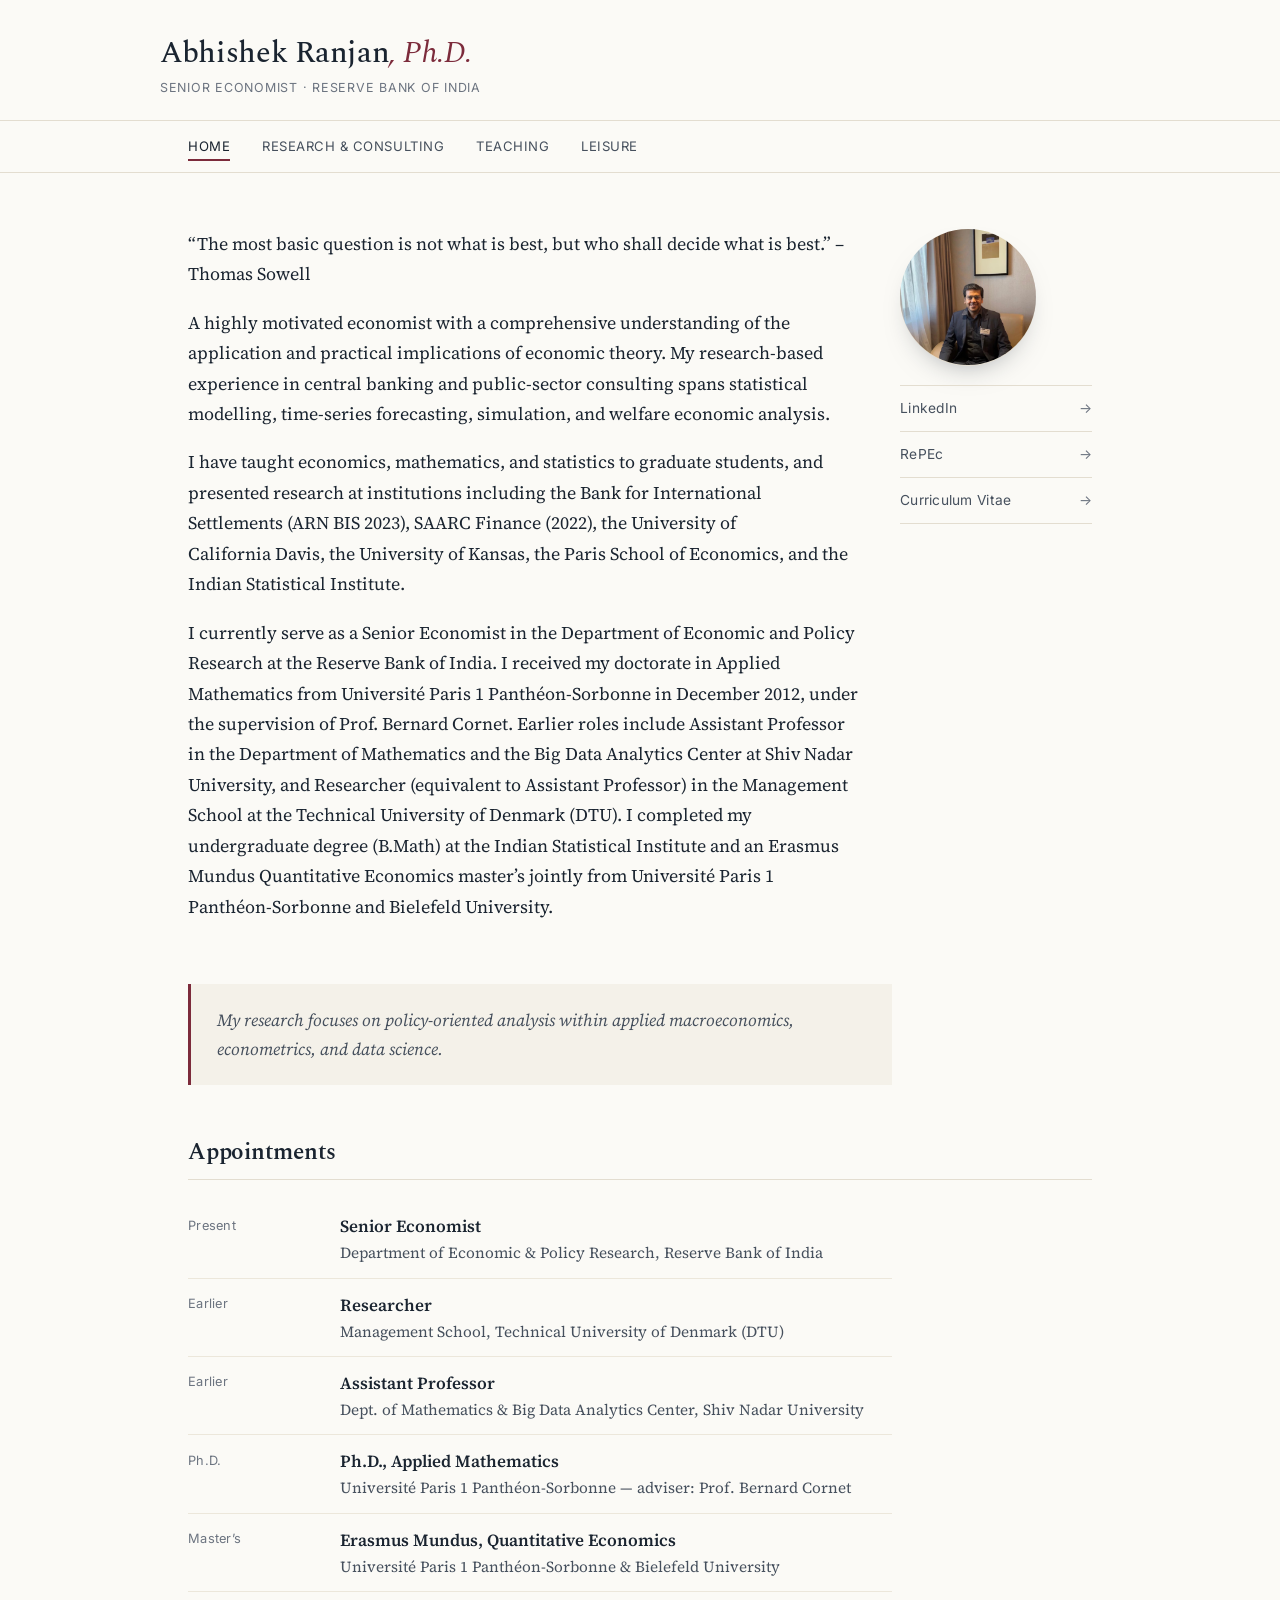
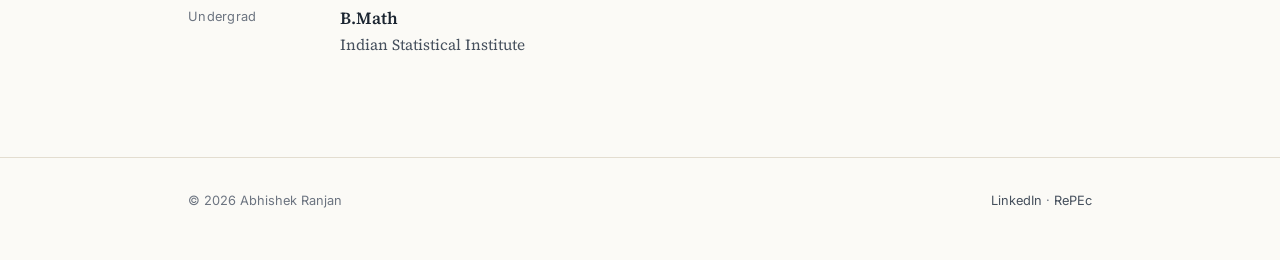
<file: index.html>
<!DOCTYPE html>
<html lang="en">
<head style="text-align: center;">
    <meta charset="UTF-8">
    <meta name="viewport" content="width=device-width, initial-scale=1.0">
    <title>Abhishek Ranjan, Ph.D.</title> 
    <meta name="description" content="Abhishek Ranjan, Ph.D. — Senior Economist, Department of Economic and Policy Research, Reserve Bank of India. Applied macroeconomics, econometrics, and data science.">
    <link rel="preconnect" href="https://fonts.googleapis.com">
    <link rel="preconnect" href="https://fonts.gstatic.com" crossorigin>
    <link href="https://fonts.googleapis.com/css2?family=Spectral:ital,wght@0,300;0,500;0,600;1,400&family=Source+Serif+4:ital,opsz,wght@0,8..60,400;0,8..60,600;1,8..60,400&family=Inter:wght@400;500;600&display=swap" rel="stylesheet">
    <link rel="stylesheet" href="style.css">
</head>
<body>

  <header class="masthead">
    <div class="wrap masthead__inner">
      <a class="brand" href="index.html">
        <h1 class="brand__name">Abhishek Ranjan<span class="deg">, Ph.D.</span></h1>
        <div class="brand__role">Senior Economist &middot; Reserve Bank of India</div>
      </a>
    </div>
  </header>

  <nav class="nav" aria-label="Primary">
    <div class="wrap">
      <ul class="nav__list">
        <li><a href="index.html" aria-current="page">Home</a></li>
        <li><a href="research.html">Research &amp; Consulting</a></li>
        <li><a href="teaching.html">Teaching</a></li>
        <li><a href="leisure.html">Leisure</a></li>
      </ul>
    </div>
  </nav>

  <main>
    <div class="wrap">
      <section class="hero">
        <div class="hero__bio">
          <p class="page-title">“The most basic question is not what is best, but who shall decide what is best.” – Thomas Sowell</p>
          <p>A highly motivated economist with a comprehensive understanding of the application and practical implications of economic theory. My research-based experience in central banking and public-sector consulting spans statistical modelling, time-series forecasting, simulation, and welfare economic analysis.</p>

          <p>I have taught economics, mathematics, and statistics to graduate students, and presented research at institutions including the Bank for International Settlements (ARN&nbsp;BIS&nbsp;2023), SAARC&nbsp;Finance (2022), the University of California&nbsp;Davis, the University of Kansas, the Paris School of Economics, and the Indian Statistical Institute.</p>

          <p>I currently serve as a Senior Economist in the Department of Economic and Policy Research at the Reserve Bank of India. I received my doctorate in Applied Mathematics from Universit&eacute; Paris&nbsp;1 Panth&eacute;on-Sorbonne in December&nbsp;2012, under the supervision of Prof.&nbsp;Bernard&nbsp;Cornet. Earlier roles include Assistant Professor in the Department of Mathematics and the Big Data Analytics Center at Shiv Nadar University, and Researcher (equivalent to Assistant Professor) in the Management School at the Technical University of Denmark (DTU). I completed my undergraduate degree (B.Math) at the Indian Statistical Institute and an Erasmus Mundus Quantitative Economics master&rsquo;s jointly from Universit&eacute; Paris&nbsp;1 Panth&eacute;on-Sorbonne and Bielefeld University.</p>
        </div>

        <aside class="hero__aside">
          <img class="avatar" src="photo.jpg" alt="Abhishek Ranjan" style="object-fit:cover;">
          <ul class="linklist">
            <li><a href="https://www.linkedin.com/in/abhishek-ranjan/" target="_blank" rel="noopener">LinkedIn</a></li>
            <li><a href="https://authors.repec.org/pro/pra760/" target="_blank" rel="noopener">RePEc</a></li>
            <li><a href="https://drive.google.com/file/d/1ZBOlLIemebpDx5hKwazUMTTmhmAqKeGt/view" target="_blank" rel="noopener">Curriculum Vitae</a></li>
          </ul>
        </aside>
      </section>

      <div class="focus">
        <p>My research focuses on policy-oriented analysis within applied macroeconomics, econometrics, and data science.</p>
      </div>

      <h2 class="sec">Appointments</h2>
      <ul class="rail">
        <li>
          <span class="when">Present</span>
          <span class="what"><strong>Senior Economist</strong><span>Department of Economic &amp; Policy Research, Reserve Bank of India</span></span>
        </li>
        <li>
          <span class="when">Earlier</span>
          <span class="what"><strong>Researcher</strong> <span>Management School, Technical University of Denmark (DTU)</span></span>
        </li>
        <li>
          <span class="when">Earlier</span>
          <span class="what"><strong>Assistant Professor</strong><span>Dept. of Mathematics &amp; Big Data Analytics Center, Shiv Nadar University</span></span>
        </li>
        <li>
          <span class="when">Ph.D.</span>
          <span class="what"><strong>Ph.D., Applied Mathematics</strong><span>Universit&eacute; Paris&nbsp;1 Panth&eacute;on-Sorbonne &mdash; adviser: Prof. Bernard Cornet</span></span>
        </li>
        <li>
          <span class="when">Master&rsquo;s</span>
          <span class="what"><strong>Erasmus Mundus, Quantitative Economics</strong><span>Universit&eacute; Paris&nbsp;1 Panth&eacute;on-Sorbonne &amp; Bielefeld University</span></span>
        </li>
        <li>
          <span class="when">Undergrad</span>
          <span class="what"><strong>B.Math</strong><span>Indian Statistical Institute</span></span>
        </li>
      </ul>
    </div>
  </main>

  <footer class="foot">
    <div class="wrap" style="display:flex;justify-content:space-between;gap:1rem;flex-wrap:wrap;width:100%;">
      <span>&copy; <span id="yr"></span> Abhishek Ranjan</span>
      <span><a href="https://www.linkedin.com/in/abhishek-ranjan/" target="_blank" rel="noopener">LinkedIn</a> &middot; <a href="https://authors.repec.org/pro/pra760/" target="_blank" rel="noopener">RePEc</a></span>
    </div>
  </footer>

  <script>document.getElementById('yr').textContent = new Date().getFullYear();</script>
</body>
</html>
</file>
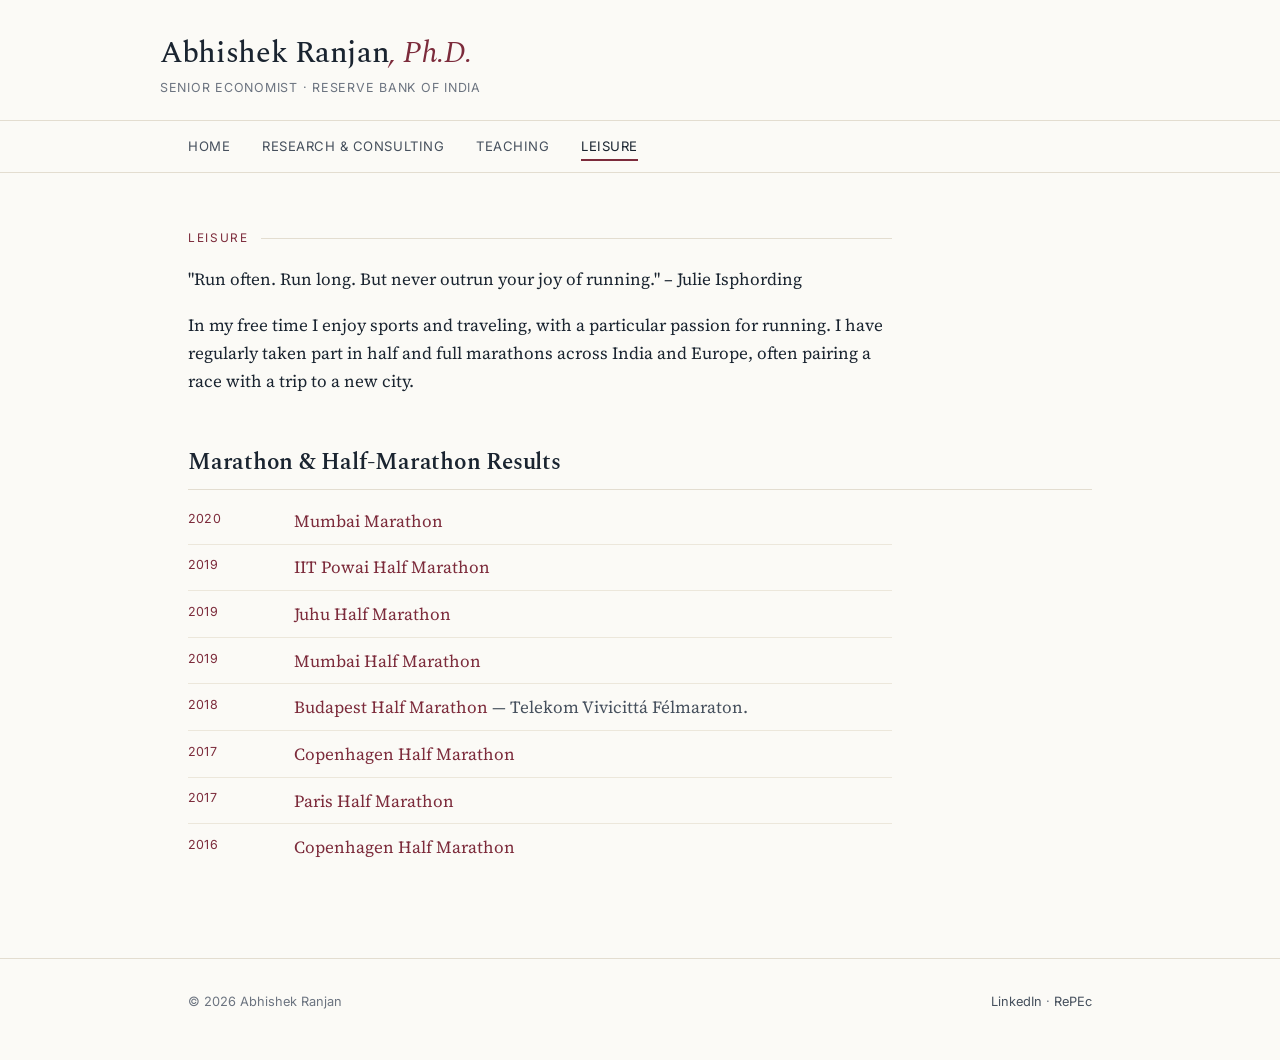
<file: leisure.html>
<!DOCTYPE html>
<html lang="en">
<head>
  <meta charset="UTF-8">
  <meta name="viewport" content="width=device-width, initial-scale=1.0">
  <title>Leisure — Abhishek Ranjan, Ph.D.</title>
  <meta name="description" content="Running, marathons, and travel — beyond the research desk.">
  <link rel="preconnect" href="https://fonts.googleapis.com">
  <link rel="preconnect" href="https://fonts.gstatic.com" crossorigin>
  <link href="https://fonts.googleapis.com/css2?family=Spectral:ital,wght@0,300;0,500;0,600;1,400&family=Source+Serif+4:ital,opsz,wght@0,8..60,400;0,8..60,600;1,8..60,400&family=Inter:wght@400;500;600&display=swap" rel="stylesheet">
  <link rel="stylesheet" href="style.css">
</head>
<body>

  <header class="masthead">
    <div class="wrap masthead__inner">
      <a class="brand" href="index.html">
        <h1 class="brand__name">Abhishek Ranjan<span class="deg">, Ph.D.</span></h1>
        <div class="brand__role">Senior Economist &middot; Reserve Bank of India</div>
      </a>
    </div>
  </header>

  <nav class="nav" aria-label="Primary">
    <div class="wrap">
      <ul class="nav__list">
        <li><a href="index.html">Home</a></li>
        <li><a href="research.html">Research &amp; Consulting</a></li>
        <li><a href="teaching.html">Teaching</a></li>
        <li><a href="leisure.html" aria-current="page">Leisure</a></li>
      </ul>
    </div>
  </nav>

  <main>
    <div class="wrap">
      <p class="eyebrow">Leisure</p>
      <p class="page-title">"Run often. Run long. But never outrun your joy of running." – Julie Isphording</p>
      <p class="lede">In my free time I enjoy sports and traveling, with a particular passion for running. I have regularly taken part in half and full marathons across India and Europe, often pairing a race with a trip to a new city.</p>

      <h2 class="sec">Marathon &amp; Half-Marathon Results</h2>
      <ul class="dated">
        <li><span class="d">2020 </span><span class="e"><a href="https://www.sportstimingsolutions.in/share.php?event_id=56662&amp;bib=7394" target="_blank" rel="noopener"> Mumbai Marathon</a></span></li>
        <li><span class="d">2019 </span><span class="e"><a href="https://www.sportstimingsolutions.in/share.php?event_id=54356&amp;bib=21344" target="_blank" rel="noopener"> IIT Powai Half Marathon</a></span></li>
        <li><span class="d">2019 </span><span class="e"><a href="https://www.sportstimingsolutions.in/share.php?event_id=48194&amp;bib=6101" target="_blank" rel="noopener"> Juhu Half Marathon</a></span></li>
        <li><span class="d">2019 </span><span class="e"><a href="https://www.sportstimingsolutions.in/share.php?event_id=47265&amp;bib=22902" target="_blank" rel="noopener"> Mumbai Half Marathon</a></span></li>
        <li><span class="d">2018 </span><span class="e"><a href="https://www.futanet.hu/versenyeredmeny.php?versenyeredmeny%5Bmethod%5D=keres" target="_blank" rel="noopener"> Budapest Half Marathon</a> &mdash; Telekom Vivicitt&aacute; F&eacute;lmaraton.</span></li>
        <li><span class="d">2017 </span><span class="e"><a href="http://live.ultimate.dk/desktop/front/?eventid=3431&amp;pid=12358" target="_blank" rel="noopener"> Copenhagen Half Marathon</a></span></li>
        <li><span class="d">2017 </span><span class="e"><a href="https://www.athlinks.com/event/34454/results/Event/576118/Course/864084/Bib/54474" target="_blank" rel="noopener"> Paris Half Marathon</a></span></li>
        <li><span class="d">2016 </span><span class="e"><a href="http://live.ultimate.dk/desktop/front/?eventid=2997&amp;pid=4429" target="_blank" rel="noopener"> Copenhagen Half Marathon</a></span></li>
      </ul>
    </div>
  </main>

  <footer class="foot">
    <div class="wrap" style="display:flex;justify-content:space-between;gap:1rem;flex-wrap:wrap;width:100%;">
      <span>&copy; <span id="yr"></span> Abhishek Ranjan</span>
      <span><a href="https://www.linkedin.com/in/abhishek-ranjan/" target="_blank" rel="noopener">LinkedIn</a> &middot; <a href="https://authors.repec.org/pro/pra760/" target="_blank" rel="noopener">RePEc</a></span>
    </div>
  </footer>

  <script>document.getElementById('yr').textContent = new Date().getFullYear();</script>
</body>
</html>
</file>
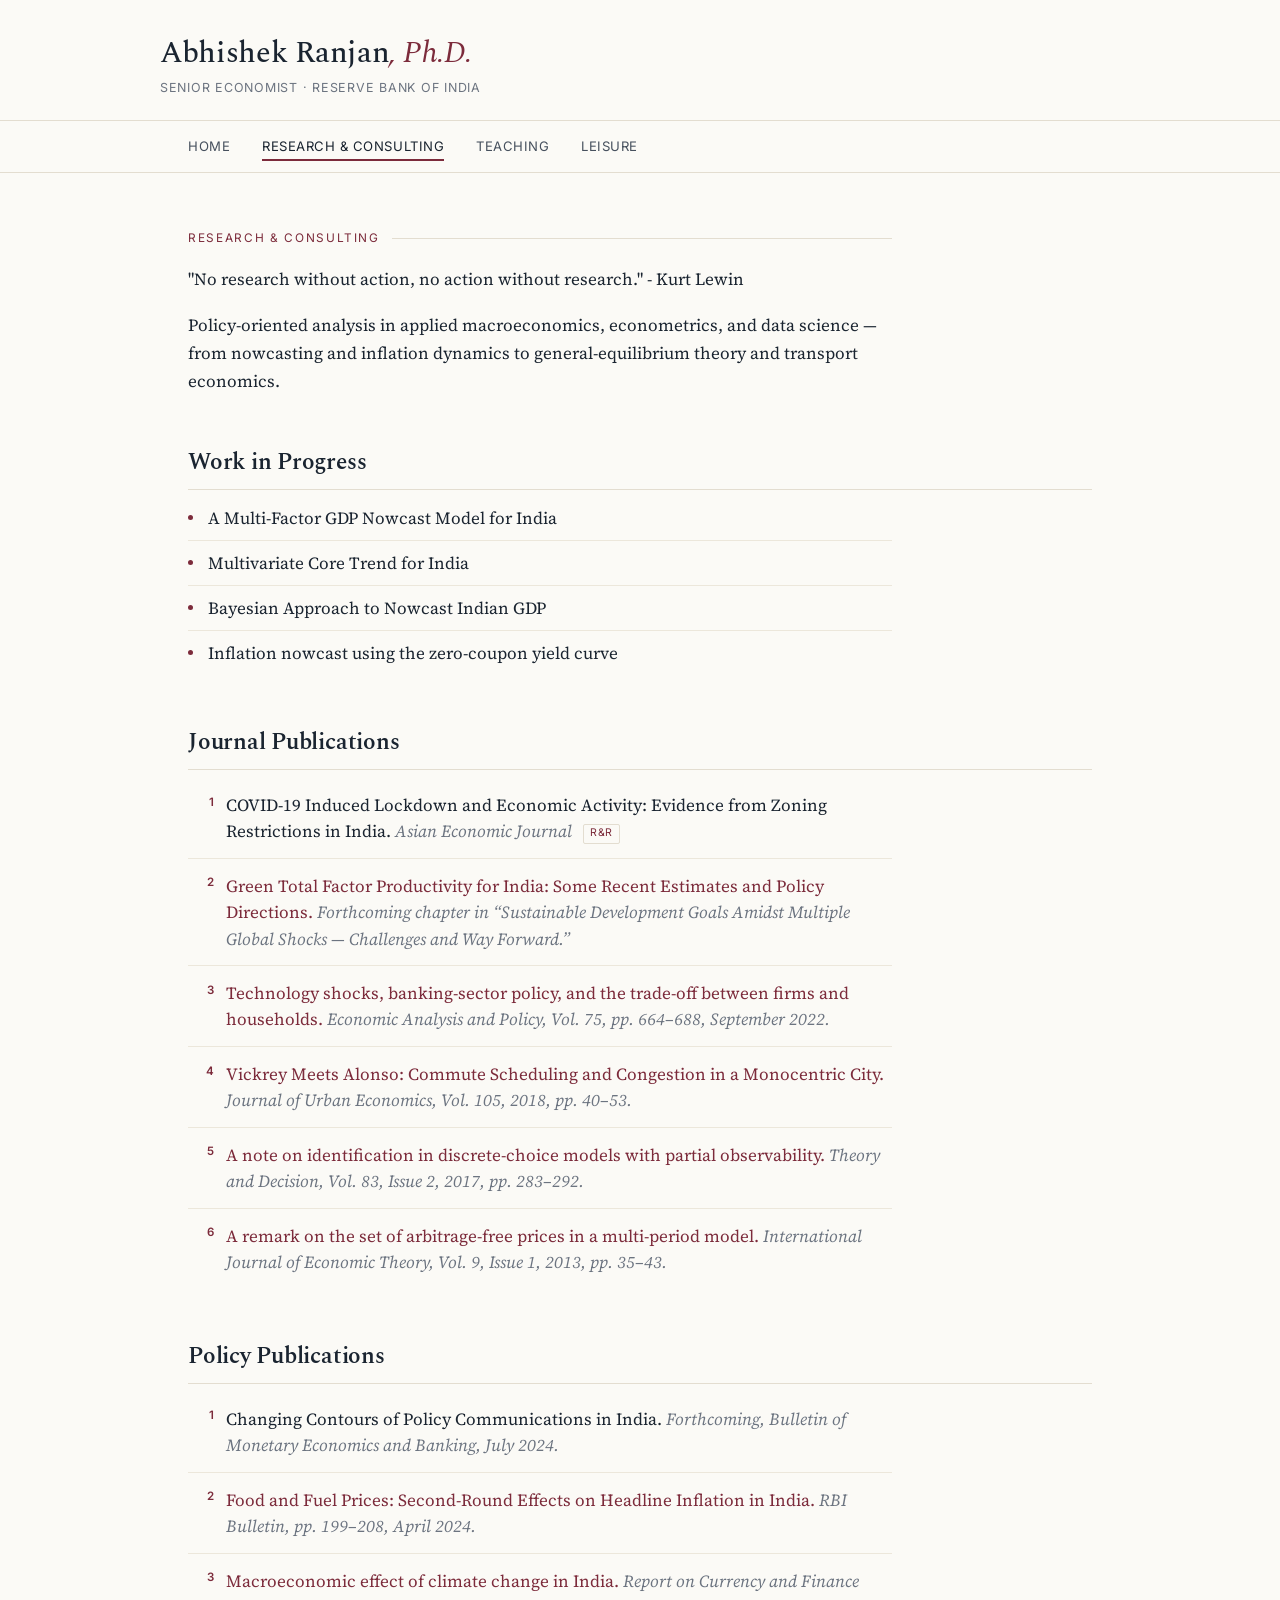
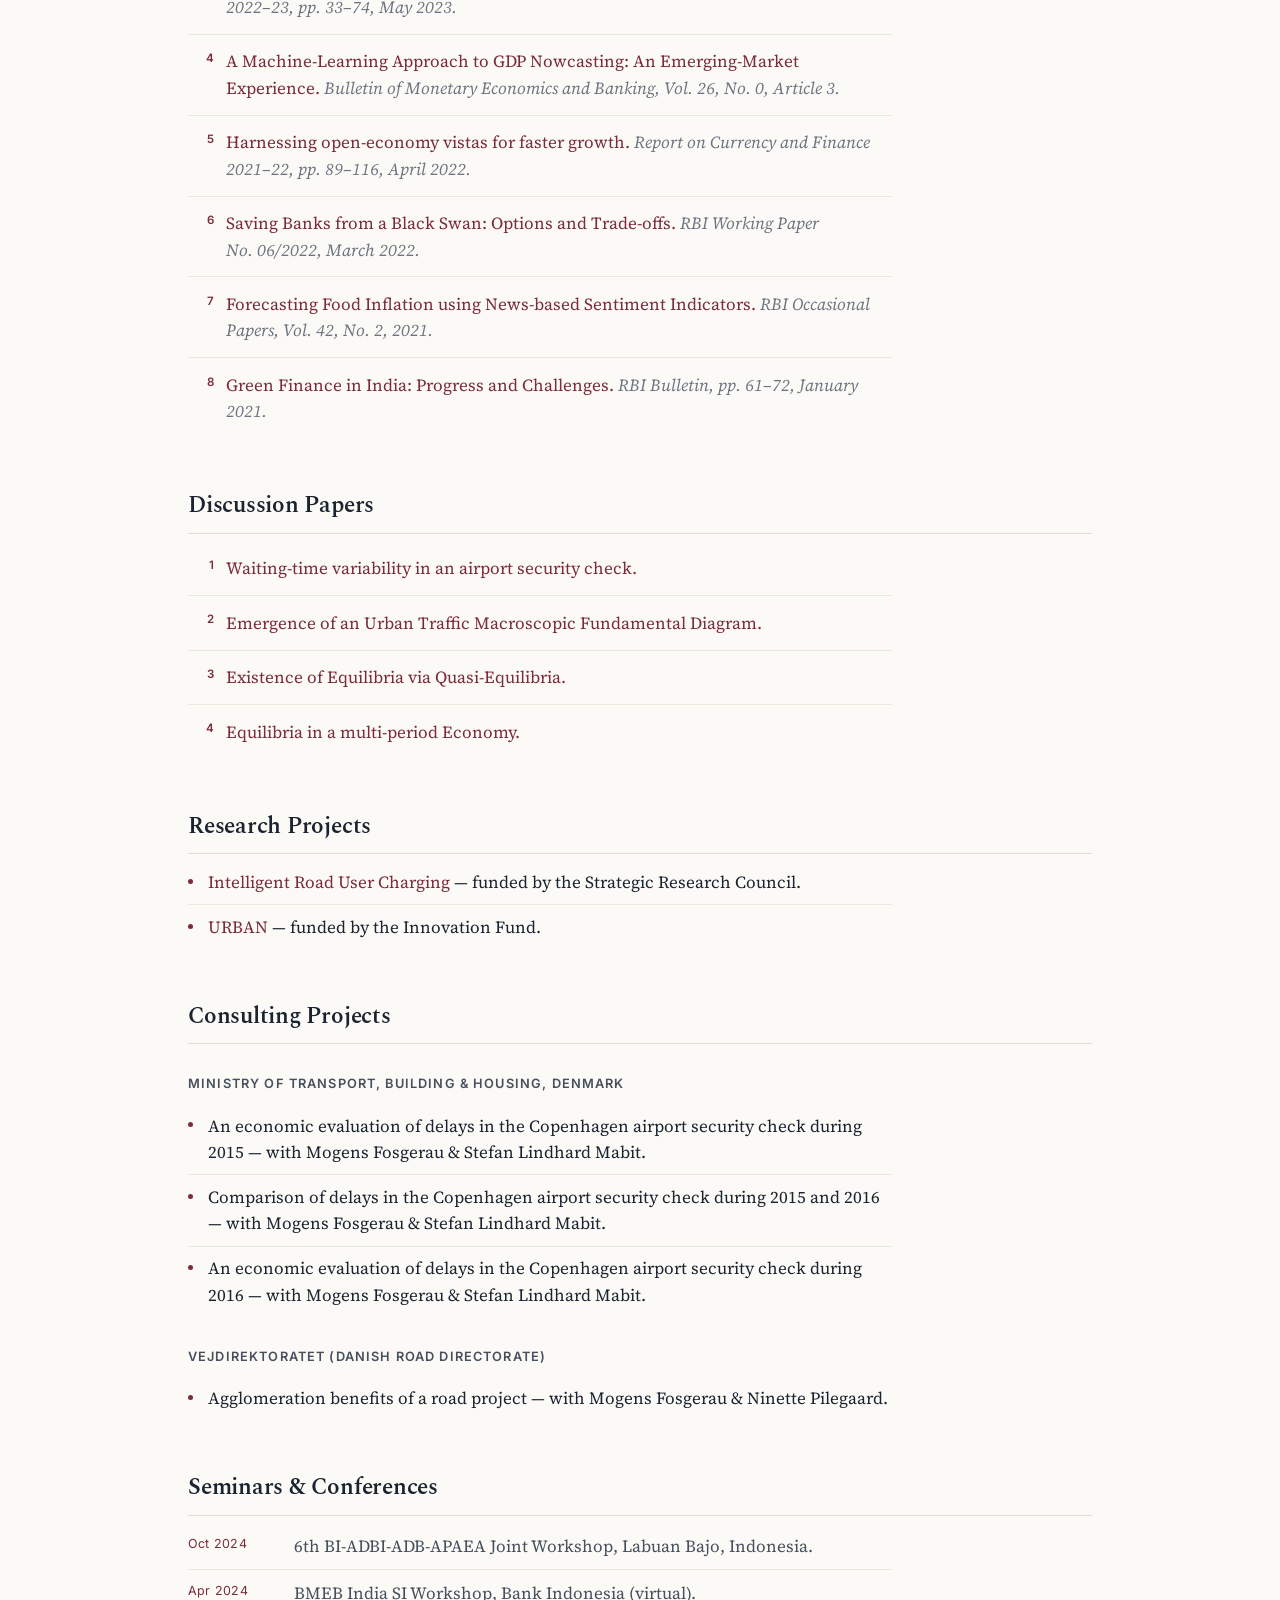
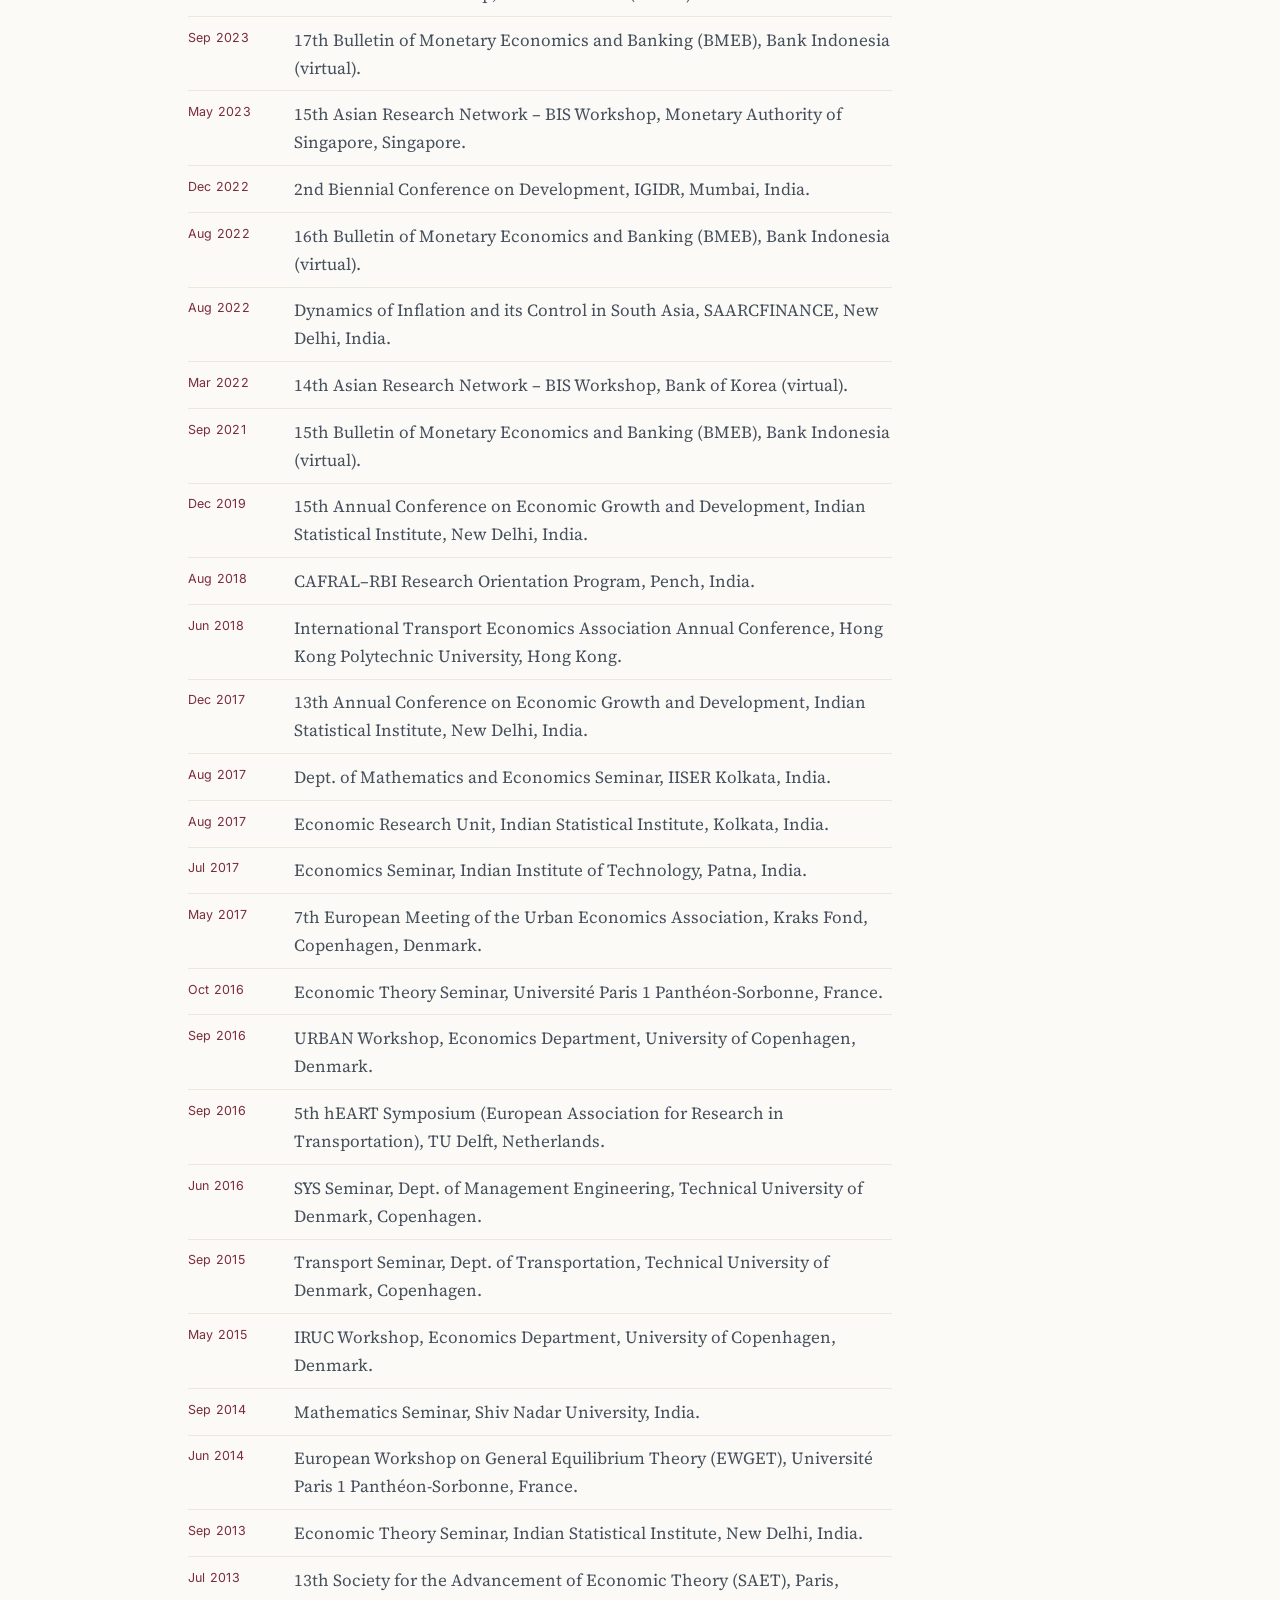
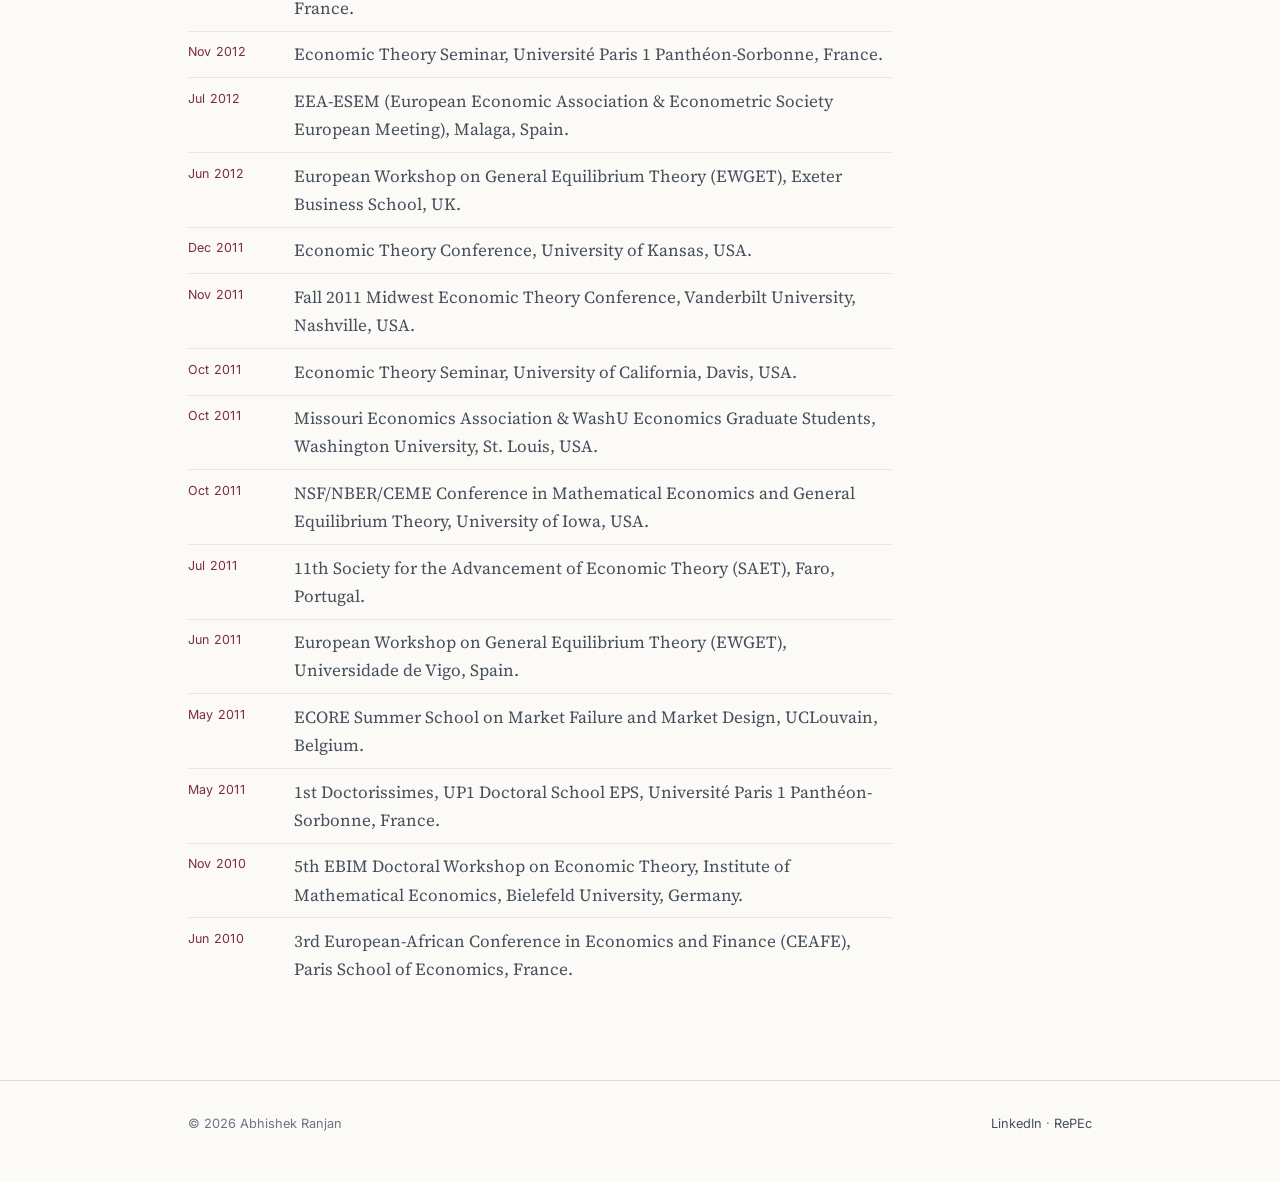
<file: research.html>
<!DOCTYPE html>
<html lang="en">
<head>
  <meta charset="UTF-8">
  <meta name="viewport" content="width=device-width, initial-scale=1.0">
  <title>Research &amp; Consulting — Abhishek Ranjan, Ph.D.</title>
  <meta name="description" content="Research articles, policy publications, discussion papers, projects, consulting, and conference presentations by Abhishek Ranjan, Ph.D.">
  <link rel="preconnect" href="https://fonts.googleapis.com">
  <link rel="preconnect" href="https://fonts.gstatic.com" crossorigin>
  <link href="https://fonts.googleapis.com/css2?family=Spectral:ital,wght@0,300;0,500;0,600;1,400&family=Source+Serif+4:ital,opsz,wght@0,8..60,400;0,8..60,600;1,8..60,400&family=Inter:wght@400;500;600&display=swap" rel="stylesheet">
  <link rel="stylesheet" href="style.css">
</head>
<body>

  <header class="masthead">
    <div class="wrap masthead__inner">
      <a class="brand" href="index.html">
        <h1 class="brand__name">Abhishek Ranjan<span class="deg">, Ph.D.</span></h1>
        <div class="brand__role">Senior Economist &middot; Reserve Bank of India</div>
      </a>
    </div>
  </header>

  <nav class="nav" aria-label="Primary">
    <div class="wrap">
      <ul class="nav__list">
        <li><a href="index.html">Home</a></li>
        <li><a href="research.html" aria-current="page">Research &amp; Consulting</a></li>
        <li><a href="teaching.html">Teaching</a></li>
        <li><a href="leisure.html">Leisure</a></li>
      </ul>
    </div>
  </nav>

  <main>
    <div class="wrap">
      <p class="eyebrow">Research &amp; Consulting</p>
      <p class="page-title">"No research without action, no action without research." - Kurt Lewin</p>
      <p class="lede">Policy-oriented analysis in applied macroeconomics, econometrics, and data science &mdash; from nowcasting and inflation dynamics to general-equilibrium theory and transport economics.</p>

      <h2 class="sec">Work in Progress</h2>
      <ul class="plain">
        <li>A Multi-Factor GDP Nowcast Model for India</li>
        <li>Multivariate Core Trend for India</li>
        <li>Bayesian Approach to Nowcast Indian GDP</li>
        <li>Inflation nowcast using the zero-coupon yield curve</li>
      </ul>

      <h2 class="sec">Journal Publications</h2>
      <ol class="refs">
        <li>COVID-19 Induced Lockdown and Economic Activity: Evidence from Zoning Restrictions in India. <span class="venue">Asian Economic Journal</span> <span class="status">R&amp;R</span></li>
        <li><a href="https://drive.google.com/file/d/1gon_3aJkCqEFi7_V3aMPsoilc2-C9f7Z/view" target="_blank" rel="noopener">Green Total Factor Productivity for India: Some Recent Estimates and Policy Directions.</a> <span class="venue">Forthcoming chapter in &ldquo;Sustainable Development Goals Amidst Multiple Global Shocks &mdash; Challenges and Way Forward.&rdquo;</span></li>
        <li><a href="https://www.sciencedirect.com/science/article/abs/pii/S0313592622000996" target="_blank" rel="noopener">Technology shocks, banking-sector policy, and the trade-off between firms and households.</a> <span class="venue">Economic Analysis and Policy, Vol.&nbsp;75, pp.&nbsp;664&ndash;688, September 2022.</span></li>
        <li><a href="https://www.sciencedirect.com/science/article/pii/S0094119018300032" target="_blank" rel="noopener">Vickrey Meets Alonso: Commute Scheduling and Congestion in a Monocentric City.</a> <span class="venue">Journal of Urban Economics, Vol.&nbsp;105, 2018, pp.&nbsp;40&ndash;53.</span></li>
        <li><a href="https://rd.springer.com/article/10.1007/s11238-017-9596-x" target="_blank" rel="noopener">A note on identification in discrete-choice models with partial observability.</a> <span class="venue">Theory and Decision, Vol.&nbsp;83, Issue&nbsp;2, 2017, pp.&nbsp;283&ndash;292.</span></li>
        <li><a href="http://onlinelibrary.wiley.com/doi/10.1111/j.1742-7363.2013.12004.x/full" target="_blank" rel="noopener">A remark on the set of arbitrage-free prices in a multi-period model.</a> <span class="venue">International Journal of Economic Theory, Vol.&nbsp;9, Issue&nbsp;1, 2013, pp.&nbsp;35&ndash;43.</span></li>
      </ol>

      <h2 class="sec">Policy Publications</h2>
      <ol class="refs">
        <li>Changing Contours of Policy Communications in India. <span class="venue">Forthcoming, Bulletin of Monetary Economics and Banking, July 2024.</span></li>
        <li><a href="https://rbidocs.rbi.org.in/rdocs/Bulletin/PDFs/03AR23042024E16411A151A74ADD9E23F6EC9DD5B168.PDF" target="_blank" rel="noopener">Food and Fuel Prices: Second-Round Effects on Headline Inflation in India.</a> <span class="venue">RBI Bulletin, pp.&nbsp;199&ndash;208, April 2024.</span></li>
        <li><a href="https://rbidocs.rbi.org.in/rdocs/Publications/PDFs/02CH_03052023A54F1D85BB2B43C7B315C67A4768D60B.PDF" target="_blank" rel="noopener">Macroeconomic effect of climate change in India.</a> <span class="venue">Report on Currency and Finance 2022&ndash;23, pp.&nbsp;33&ndash;74, May 2023.</span></li>
        <li><a href="https://bulletin.bmeb-bi.org/bmeb/vol26/iss0/3/" target="_blank" rel="noopener">A Machine-Learning Approach to GDP Nowcasting: An Emerging-Market Experience.</a> <span class="venue">Bulletin of Monetary Economics and Banking, Vol.&nbsp;26, No.&nbsp;0, Article&nbsp;3.</span></li>
        <li><a href="https://rbidocs.rbi.org.in/rdocs/Publications/PDFs/7HARNESSINGOPENECONOMY97F4B7BEED55459D9700A037C452830D.PDF" target="_blank" rel="noopener">Harnessing open-economy vistas for faster growth.</a> <span class="venue">Report on Currency and Finance 2021&ndash;22, pp.&nbsp;89&ndash;116, April 2022.</span></li>
        <li><a href="https://www.rbi.org.in/Scripts/PublicationsView.aspx?id=21018" target="_blank" rel="noopener">Saving Banks from a Black Swan: Options and Trade-offs.</a> <span class="venue">RBI Working Paper No.&nbsp;06/2022, March 2022.</span></li>
        <li><a href="https://rbidocs.rbi.org.in/rdocs/Content/PDFs/01FORECASTINGFOOD181020222C1C916E6247429F913E8E7F1D19462F.PDF" target="_blank" rel="noopener">Forecasting Food Inflation using News-based Sentiment Indicators.</a> <span class="venue">RBI Occasional Papers, Vol.&nbsp;42, No.&nbsp;2, 2021.</span></li>
        <li><a href="https://rbidocs.rbi.org.in/rdocs/Bulletin/PDFs/04AR_2101202185D9B6905ADD465CB7DD280B88266F77.PDF" target="_blank" rel="noopener">Green Finance in India: Progress and Challenges.</a> <span class="venue">RBI Bulletin, pp.&nbsp;61&ndash;72, January 2021.</span></li>
      </ol>

      <h2 class="sec">Discussion Papers</h2>
      <ol class="refs">
        <li><a href="https://drive.google.com/file/d/0By3luxKOUaKoenBva3dSYnBjakU/view" target="_blank" rel="noopener">Waiting-time variability in an airport security check.</a></li>
        <li><a href="https://mpra.ub.uni-muenchen.de/74350/1/MPRA_paper_74350.pdf" target="_blank" rel="noopener">Emergence of an Urban Traffic Macroscopic Fundamental Diagram.</a></li>
        <li><a href="https://halshs.archives-ouvertes.fr/halshs-00801399/document" target="_blank" rel="noopener">Existence of Equilibria via Quasi-Equilibria.</a></li>
        <li><a href="https://halshs.archives-ouvertes.fr/halshs-00801402/document" target="_blank" rel="noopener">Equilibria in a multi-period Economy.</a></li>
      </ol>

      <h2 class="sec">Research Projects</h2>
      <ul class="plain">
        <li><a href="https://orbit.dtu.dk/en/projects/intelligent-road-user-charging" target="_blank" rel="noopener">Intelligent Road User Charging</a> &mdash; funded by the Strategic Research Council.</li>
        <li><a href="https://orbit.dtu.dk/en/projects/urban" target="_blank" rel="noopener">URBAN</a> &mdash; funded by the Innovation Fund.</li>
      </ul>

      <h2 class="sec">Consulting Projects</h2>
      <h3 class="sub">Ministry of Transport, Building &amp; Housing, Denmark</h3>
      <ul class="plain">
        <li>An economic evaluation of delays in the Copenhagen airport security check during 2015 &mdash; with Mogens Fosgerau &amp; Stefan Lindhard Mabit.</li>
        <li>Comparison of delays in the Copenhagen airport security check during 2015 and 2016 &mdash; with Mogens Fosgerau &amp; Stefan Lindhard Mabit.</li>
        <li>An economic evaluation of delays in the Copenhagen airport security check during 2016 &mdash; with Mogens Fosgerau &amp; Stefan Lindhard Mabit.</li>
      </ul>
      <h3 class="sub">Vejdirektoratet (Danish Road Directorate)</h3>
      <ul class="plain">
        <li>Agglomeration benefits of a road project &mdash; with Mogens Fosgerau &amp; Ninette Pilegaard.</li>
      </ul>

      <h2 class="sec">Seminars &amp; Conferences</h2>
      <ul class="dated">
        <li><span class="d">Oct 2024</span><span class="e">6th BI-ADBI-ADB-APAEA Joint Workshop, Labuan Bajo, Indonesia.</span></li>
        <li><span class="d">Apr 2024</span><span class="e">BMEB India SI Workshop, Bank Indonesia (virtual).</span></li>
        <li><span class="d">Sep 2023</span><span class="e">17th Bulletin of Monetary Economics and Banking (BMEB), Bank Indonesia (virtual).</span></li>
        <li><span class="d">May 2023</span><span class="e">15th Asian Research Network &ndash; BIS Workshop, Monetary Authority of Singapore, Singapore.</span></li>
        <li><span class="d">Dec 2022</span><span class="e">2nd Biennial Conference on Development, IGIDR, Mumbai, India.</span></li>
        <li><span class="d">Aug 2022</span><span class="e">16th Bulletin of Monetary Economics and Banking (BMEB), Bank Indonesia (virtual).</span></li>
        <li><span class="d">Aug 2022</span><span class="e">Dynamics of Inflation and its Control in South Asia, SAARCFINANCE, New Delhi, India.</span></li>
        <li><span class="d">Mar 2022</span><span class="e">14th Asian Research Network &ndash; BIS Workshop, Bank of Korea (virtual).</span></li>
        <li><span class="d">Sep 2021</span><span class="e">15th Bulletin of Monetary Economics and Banking (BMEB), Bank Indonesia (virtual).</span></li>
        <li><span class="d">Dec 2019</span><span class="e">15th Annual Conference on Economic Growth and Development, Indian Statistical Institute, New Delhi, India.</span></li>
        <li><span class="d">Aug 2018</span><span class="e">CAFRAL&ndash;RBI Research Orientation Program, Pench, India.</span></li>
        <li><span class="d">Jun 2018</span><span class="e">International Transport Economics Association Annual Conference, Hong Kong Polytechnic University, Hong Kong.</span></li>
        <li><span class="d">Dec 2017</span><span class="e">13th Annual Conference on Economic Growth and Development, Indian Statistical Institute, New Delhi, India.</span></li>
        <li><span class="d">Aug 2017</span><span class="e">Dept. of Mathematics and Economics Seminar, IISER Kolkata, India.</span></li>
        <li><span class="d">Aug 2017</span><span class="e">Economic Research Unit, Indian Statistical Institute, Kolkata, India.</span></li>
        <li><span class="d">Jul 2017</span><span class="e">Economics Seminar, Indian Institute of Technology, Patna, India.</span></li>
        <li><span class="d">May 2017</span><span class="e">7th European Meeting of the Urban Economics Association, Kraks Fond, Copenhagen, Denmark.</span></li>
        <li><span class="d">Oct 2016</span><span class="e">Economic Theory Seminar, Universit&eacute; Paris&nbsp;1 Panth&eacute;on-Sorbonne, France.</span></li>
        <li><span class="d">Sep 2016</span><span class="e">URBAN Workshop, Economics Department, University of Copenhagen, Denmark.</span></li>
        <li><span class="d">Sep 2016</span><span class="e">5th hEART Symposium (European Association for Research in Transportation), TU Delft, Netherlands.</span></li>
        <li><span class="d">Jun 2016</span><span class="e">SYS Seminar, Dept. of Management Engineering, Technical University of Denmark, Copenhagen.</span></li>
        <li><span class="d">Sep 2015</span><span class="e">Transport Seminar, Dept. of Transportation, Technical University of Denmark, Copenhagen.</span></li>
        <li><span class="d">May 2015</span><span class="e">IRUC Workshop, Economics Department, University of Copenhagen, Denmark.</span></li>
        <li><span class="d">Sep 2014</span><span class="e">Mathematics Seminar, Shiv Nadar University, India.</span></li>
        <li><span class="d">Jun 2014</span><span class="e">European Workshop on General Equilibrium Theory (EWGET), Universit&eacute; Paris&nbsp;1 Panth&eacute;on-Sorbonne, France.</span></li>
        <li><span class="d">Sep 2013</span><span class="e">Economic Theory Seminar, Indian Statistical Institute, New Delhi, India.</span></li>
        <li><span class="d">Jul 2013</span><span class="e">13th Society for the Advancement of Economic Theory (SAET), Paris, France.</span></li>
        <li><span class="d">Nov 2012</span><span class="e">Economic Theory Seminar, Universit&eacute; Paris&nbsp;1 Panth&eacute;on-Sorbonne, France.</span></li>
        <li><span class="d">Jul 2012</span><span class="e">EEA-ESEM (European Economic Association &amp; Econometric Society European Meeting), Malaga, Spain.</span></li>
        <li><span class="d">Jun 2012</span><span class="e">European Workshop on General Equilibrium Theory (EWGET), Exeter Business School, UK.</span></li>
        <li><span class="d">Dec 2011</span><span class="e">Economic Theory Conference, University of Kansas, USA.</span></li>
        <li><span class="d">Nov 2011</span><span class="e">Fall 2011 Midwest Economic Theory Conference, Vanderbilt University, Nashville, USA.</span></li>
        <li><span class="d">Oct 2011</span><span class="e">Economic Theory Seminar, University of California, Davis, USA.</span></li>
        <li><span class="d">Oct 2011</span><span class="e">Missouri Economics Association &amp; WashU Economics Graduate Students, Washington University, St.&nbsp;Louis, USA.</span></li>
        <li><span class="d">Oct 2011</span><span class="e">NSF/NBER/CEME Conference in Mathematical Economics and General Equilibrium Theory, University of Iowa, USA.</span></li>
        <li><span class="d">Jul 2011</span><span class="e">11th Society for the Advancement of Economic Theory (SAET), Faro, Portugal.</span></li>
        <li><span class="d">Jun 2011</span><span class="e">European Workshop on General Equilibrium Theory (EWGET), Universidade de Vigo, Spain.</span></li>
        <li><span class="d">May 2011</span><span class="e">ECORE Summer School on Market Failure and Market Design, UCLouvain, Belgium.</span></li>
        <li><span class="d">May 2011</span><span class="e">1st Doctorissimes, UP1 Doctoral School EPS, Universit&eacute; Paris&nbsp;1 Panth&eacute;on-Sorbonne, France.</span></li>
        <li><span class="d">Nov 2010</span><span class="e">5th EBIM Doctoral Workshop on Economic Theory, Institute of Mathematical Economics, Bielefeld University, Germany.</span></li>
        <li><span class="d">Jun 2010</span><span class="e">3rd European-African Conference in Economics and Finance (CEAFE), Paris School of Economics, France.</span></li>
      </ul>
    </div>
  </main>

  <footer class="foot">
    <div class="wrap" style="display:flex;justify-content:space-between;gap:1rem;flex-wrap:wrap;width:100%;">
      <span>&copy; <span id="yr"></span> Abhishek Ranjan</span>
      <span><a href="https://www.linkedin.com/in/abhishek-ranjan/" target="_blank" rel="noopener">LinkedIn</a> &middot; <a href="https://authors.repec.org/pro/pra760/" target="_blank" rel="noopener">RePEc</a></span>
    </div>
  </footer>

  <script>document.getElementById('yr').textContent = new Date().getFullYear();</script>
</body>
</html>
</file>
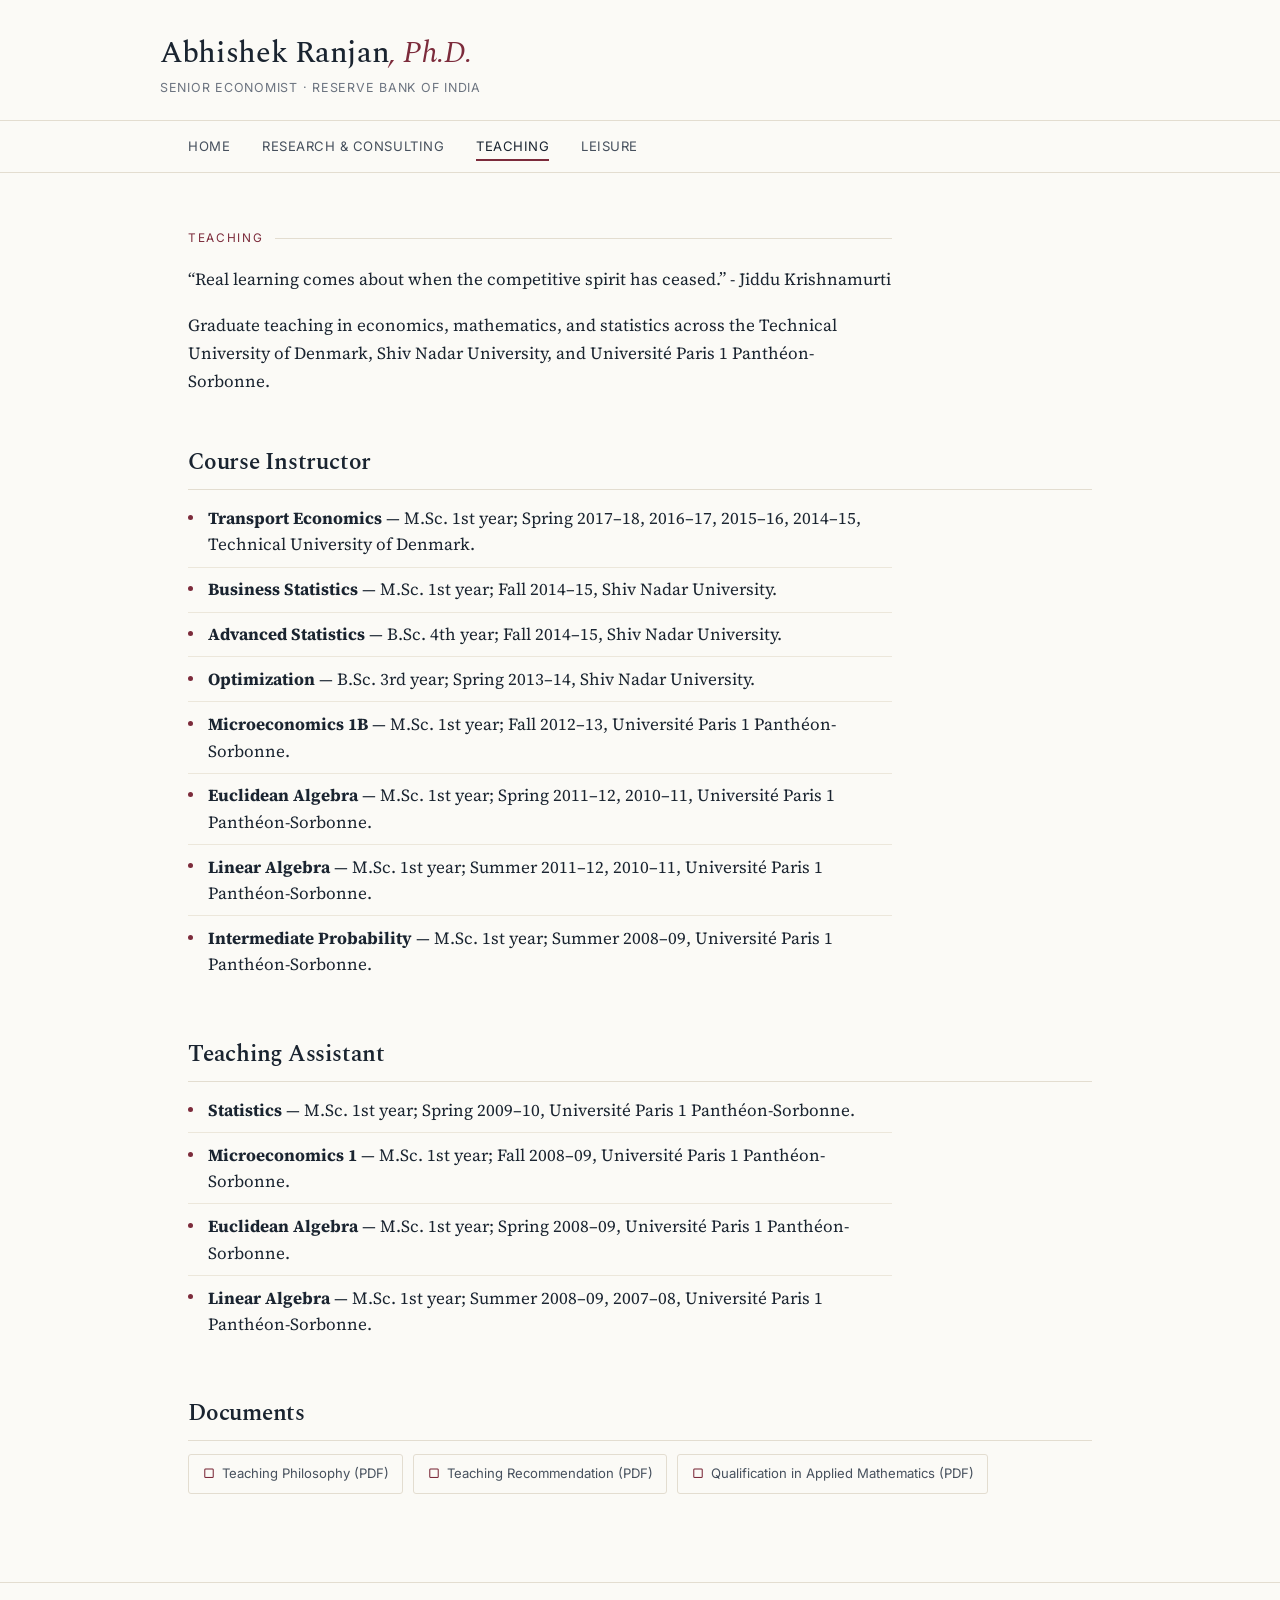
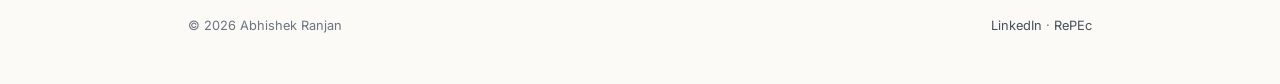
<file: teaching.html>
<!DOCTYPE html>
<html lang="en">
<head>
  <meta charset="UTF-8">
  <meta name="viewport" content="width=device-width, initial-scale=1.0">
  <title>Teaching — Abhishek Ranjan, Ph.D.</title>
  <meta name="description" content="Courses taught, teaching-assistant roles, and teaching materials by Abhishek Ranjan, Ph.D.">
  <link rel="preconnect" href="https://fonts.googleapis.com">
  <link rel="preconnect" href="https://fonts.gstatic.com" crossorigin>
  <link href="https://fonts.googleapis.com/css2?family=Spectral:ital,wght@0,300;0,500;0,600;1,400&family=Source+Serif+4:ital,opsz,wght@0,8..60,400;0,8..60,600;1,8..60,400&family=Inter:wght@400;500;600&display=swap" rel="stylesheet">
  <link rel="stylesheet" href="style.css">
</head>
<body>

  <header class="masthead">
    <div class="wrap masthead__inner">
      <a class="brand" href="index.html">
        <h1 class="brand__name">Abhishek Ranjan<span class="deg">, Ph.D.</span></h1>
        <div class="brand__role">Senior Economist &middot; Reserve Bank of India</div>
      </a>
    </div>
  </header>

  <nav class="nav" aria-label="Primary">
    <div class="wrap">
      <ul class="nav__list">
        <li><a href="index.html">Home</a></li>
        <li><a href="research.html">Research &amp; Consulting</a></li>
        <li><a href="teaching.html" aria-current="page">Teaching</a></li>
        <li><a href="leisure.html">Leisure</a></li>
      </ul>
    </div>
  </nav>

  <main>
    <div class="wrap">
      <p class="eyebrow">Teaching</p>
      <p class="page-title">“Real learning comes about when the competitive spirit has ceased.” - Jiddu Krishnamurti</p>
      <p class="lede">Graduate teaching in economics, mathematics, and statistics across the Technical University of Denmark, Shiv Nadar University, and Universit&eacute; Paris&nbsp;1 Panth&eacute;on-Sorbonne.</p>

      <h2 class="sec">Course Instructor</h2>
      <ul class="plain">
        <li><strong>Transport Economics</strong> &mdash; M.Sc. 1st year; Spring 2017&ndash;18, 2016&ndash;17, 2015&ndash;16, 2014&ndash;15, Technical University of Denmark.</li>
        <li><strong>Business Statistics</strong> &mdash; M.Sc. 1st year; Fall 2014&ndash;15, Shiv Nadar University.</li>
        <li><strong>Advanced Statistics</strong> &mdash; B.Sc. 4th year; Fall 2014&ndash;15, Shiv Nadar University.</li>
        <li><strong>Optimization</strong> &mdash; B.Sc. 3rd year; Spring 2013&ndash;14, Shiv Nadar University.</li>
        <li><strong>Microeconomics 1B</strong> &mdash; M.Sc. 1st year; Fall 2012&ndash;13, Universit&eacute; Paris&nbsp;1 Panth&eacute;on-Sorbonne.</li>
        <li><strong>Euclidean Algebra</strong> &mdash; M.Sc. 1st year; Spring 2011&ndash;12, 2010&ndash;11, Universit&eacute; Paris&nbsp;1 Panth&eacute;on-Sorbonne.</li>
        <li><strong>Linear Algebra</strong> &mdash; M.Sc. 1st year; Summer 2011&ndash;12, 2010&ndash;11, Universit&eacute; Paris&nbsp;1 Panth&eacute;on-Sorbonne.</li>
        <li><strong>Intermediate Probability</strong> &mdash; M.Sc. 1st year; Summer 2008&ndash;09, Universit&eacute; Paris&nbsp;1 Panth&eacute;on-Sorbonne.</li>
      </ul>

      <h2 class="sec">Teaching Assistant</h2>
      <ul class="plain">
        <li><strong>Statistics</strong> &mdash; M.Sc. 1st year; Spring 2009&ndash;10, Universit&eacute; Paris&nbsp;1 Panth&eacute;on-Sorbonne.</li>
        <li><strong>Microeconomics 1</strong> &mdash; M.Sc. 1st year; Fall 2008&ndash;09, Universit&eacute; Paris&nbsp;1 Panth&eacute;on-Sorbonne.</li>
        <li><strong>Euclidean Algebra</strong> &mdash; M.Sc. 1st year; Spring 2008&ndash;09, Universit&eacute; Paris&nbsp;1 Panth&eacute;on-Sorbonne.</li>
        <li><strong>Linear Algebra</strong> &mdash; M.Sc. 1st year; Summer 2008&ndash;09, 2007&ndash;08, Universit&eacute; Paris&nbsp;1 Panth&eacute;on-Sorbonne.</li>
      </ul>

      <h2 class="sec">Documents</h2>
      <ul class="docs">
        <li><a href="https://drive.google.com/file/d/1tq3L6-Kw9xu-zZh7WSurmAAyxPd3ReEA/view" target="_blank" rel="noopener">Teaching Philosophy (PDF)</a></li>
        <li><a href="https://drive.google.com/file/d/1OWN2qRn5J4KCdJWsd31_BGoRaod49wif/view" target="_blank" rel="noopener">Teaching Recommendation (PDF)</a></li>
        <li><a href="https://drive.google.com/file/d/1Nf0hjPZx23GS3fuwThHBU44EE7JSRre2/view" target="_blank" rel="noopener">Qualification in Applied Mathematics (PDF)</a></li>
      </ul>
    </div>
  </main>

  <footer class="foot">
    <div class="wrap" style="display:flex;justify-content:space-between;gap:1rem;flex-wrap:wrap;width:100%;">
      <span>&copy; <span id="yr"></span> Abhishek Ranjan</span>
      <span><a href="https://www.linkedin.com/in/abhishek-ranjan/" target="_blank" rel="noopener">LinkedIn</a> &middot; <a href="https://authors.repec.org/pro/pra760/" target="_blank" rel="noopener">RePEc</a></span>
    </div>
  </footer>

  <script>document.getElementById('yr').textContent = new Date().getFullYear();</script>
</body>
</html>
</file>
<file: style.css>
/* ==========================================================================
   Abhishek Ranjan — academic site
   Classic / scholarly: deep ink navy on warm paper, muted burgundy accent.
   ========================================================================== */

:root {
  --ink:        #1a2430;   /* primary text, headings            */
  --ink-soft:   #46505d;   /* secondary text                    */
  --muted:      #6c7480;   /* captions, dates, meta             */
  --paper:      #fbfaf6;   /* page background                   */
  --paper-2:    #f4f1e9;   /* recessed panels                   */
  --accent:     #7c2b3b;   /* muted burgundy                    */
  --accent-ink: #5e2029;   /* darker burgundy for hovers        */
  --line:       #e3ddd0;   /* hairline rules                    */
  --line-soft:  #ece7db;

  --serif:  "Spectral", Georgia, "Times New Roman", serif;
  --body:   "Source Serif 4", Georgia, serif;
  --ui:     "Inter", -apple-system, BlinkMacSystemFont, "Segoe UI", sans-serif;

  --measure: 44rem;        /* comfortable reading column        */
  --wide:    60rem;
}

/* ---- reset ------------------------------------------------------------- */
*, *::before, *::after { box-sizing: border-box; }
html { -webkit-text-size-adjust: 100%; scroll-behavior: smooth; }
body {
  margin: 0;
  background: var(--paper);
  color: var(--ink);
  font-family: var(--body);
  font-size: 1.0625rem;
  line-height: 1.65;
  font-weight: 400;
  -webkit-font-smoothing: antialiased;
  text-rendering: optimizeLegibility;
}
img { max-width: 100%; display: block; }
a { color: var(--accent); text-decoration: none; }
a:hover { color: var(--accent-ink); text-decoration: underline; text-underline-offset: 2px; }

/* ---- layout shell ------------------------------------------------------ */
.wrap { width: 100%; max-width: var(--wide); margin: 0 auto; padding: 0 1.75rem; }

/* ---- masthead ---------------------------------------------------------- */
.masthead {
  border-bottom: 1px solid var(--line);
  background: var(--paper);
}
.masthead__inner {
  display: flex;
  align-items: baseline;
  justify-content: space-between;
  gap: 1.5rem;
  padding: 2.4rem 0 1.4rem;
  flex-wrap: wrap;
}
.brand { text-decoration: none; color: var(--ink); }
.brand:hover { text-decoration: none; }
.brand__name {
  font-family: var(--serif);
  font-weight: 500;
  font-size: 1.9rem;
  letter-spacing: -0.01em;
  line-height: 1.05;
  margin: 0;
}
.brand__name .deg { color: var(--accent); font-style: italic; font-weight: 400; }
.brand__role {
  font-family: var(--ui);
  font-size: 0.78rem;
  letter-spacing: 0.06em;
  text-transform: uppercase;
  color: var(--muted);
  margin-top: 0.45rem;
}

/* ---- navigation -------------------------------------------------------- */
.nav {
  border-bottom: 1px solid var(--line);
  background: var(--paper);
  position: sticky;
  top: 0;
  z-index: 20;
}
.nav__list {
  display: flex;
  gap: 2rem;
  list-style: none;
  margin: 0;
  padding: 0.9rem 0;
  font-family: var(--ui);
  font-size: 0.82rem;
  letter-spacing: 0.04em;
  text-transform: uppercase;
  flex-wrap: wrap;
}
.nav__list a {
  color: var(--ink-soft);
  text-decoration: none;
  padding-bottom: 0.35rem;
  border-bottom: 2px solid transparent;
  transition: color .15s, border-color .15s;
}
.nav__list a:hover { color: var(--accent); }
.nav__list a[aria-current="page"] {
  color: var(--ink);
  border-bottom-color: var(--accent);
}

/* ---- generic sections -------------------------------------------------- */
main { padding: 3.5rem 0 4.5rem; }
.lede { max-width: var(--measure); }

.eyebrow {
  font-family: var(--ui);
  font-size: 0.74rem;
  letter-spacing: 0.14em;
  text-transform: uppercase;
  color: var(--accent);
  margin: 0 0 0.9rem;
  display: flex;
  align-items: center;
  gap: 0.75rem;
}
.eyebrow::after {
  content: "";
  flex: 1;
  height: 1px;
  background: var(--line);
}

h1.page-title {
  font-family: var(--serif);
  font-weight: 500;
  font-size: clamp(2rem, 5vw, 2.8rem);
  line-height: 1.08;
  letter-spacing: -0.015em;
  margin: 0 0 1.5rem;
}

h2.sec {
  font-family: var(--serif);
  font-weight: 600;
  font-size: 1.45rem;
  letter-spacing: -0.01em;
  margin: 3rem 0 0.35rem;
  padding-bottom: 0.5rem;
  border-bottom: 1px solid var(--line);
}
h3.sub {
  font-family: var(--ui);
  font-weight: 600;
  font-size: 0.8rem;
  letter-spacing: 0.09em;
  text-transform: uppercase;
  color: var(--ink-soft);
  margin: 1.8rem 0 0.6rem;
}
p { max-width: var(--measure); }

/* ---- home hero --------------------------------------------------------- */
.hero { display: grid; grid-template-columns: 1fr; gap: 2.5rem; }
@media (min-width: 46rem) {
  .hero { grid-template-columns: minmax(0,1fr) 12rem; }
}
.hero__bio p { font-size: 1.12rem; line-height: 1.7; }
.hero__bio p:first-of-type { margin-top: 0; }

.hero__aside { align-self: start; }
.avatar {
  width: 8.5rem; height: 8.5rem;
  border-radius: 50%;
  background: var(--ink);
  color: var(--paper);
  display: flex; align-items: center; justify-content: center;
  font-family: var(--serif); font-size: 2.6rem; font-weight: 500;
  letter-spacing: 0.02em;
  margin-bottom: 1.25rem;
  box-shadow: 0 1px 0 var(--line), 0 14px 30px -18px rgba(26,36,48,.5);
}

/* link column */
.linklist { list-style: none; margin: 0; padding: 0; font-family: var(--ui); }
.linklist li { border-top: 1px solid var(--line); }
.linklist li:last-child { border-bottom: 1px solid var(--line); }
.linklist a {
  display: flex; align-items: center; justify-content: space-between;
  padding: 0.7rem 0;
  font-size: 0.86rem; letter-spacing: 0.02em;
  color: var(--ink-soft); text-decoration: none;
}
.linklist a:hover { color: var(--accent); }
.linklist a::after { content: "\2192"; color: var(--muted); }
.linklist a:hover::after { color: var(--accent); }

/* ---- research-theme / focus callout ------------------------------------ */
.focus {
  margin: 2.75rem 0 0;
  padding: 1.4rem 1.6rem;
  background: var(--paper-2);
  border-left: 3px solid var(--accent);
  max-width: var(--measure);
}
.focus p { margin: 0; font-style: italic; color: var(--ink-soft); }

/* ---- affiliations timeline -------------------------------------------- */
.rail { list-style: none; margin: 1.25rem 0 0; padding: 0; max-width: var(--measure); }
.rail li {
  display: grid; grid-template-columns: 8.5rem 1fr; gap: 1rem;
  padding: 0.75rem 0; border-top: 1px solid var(--line-soft);
}
.rail li:first-child { border-top: 0; }
.rail .when { font-family: var(--ui); font-size: 0.8rem; color: var(--muted); letter-spacing: 0.02em; padding-top: 0.15rem; }
.rail .what strong { font-weight: 600; }
.rail .what span { display: block; color: var(--ink-soft); font-size: 0.96rem; }
@media (max-width: 34rem) {
  .rail li { grid-template-columns: 1fr; gap: 0.15rem; }
}

/* ---- reference list (publications) ------------------------------------- */
.refs { list-style: none; margin: 0.5rem 0 0; padding: 0; max-width: var(--measure); counter-reset: ref; }
.refs li {
  padding: 0.85rem 0 0.85rem 2.4rem;
  border-top: 1px solid var(--line-soft);
  position: relative;
  line-height: 1.55;
}
.refs li:first-child { border-top: 0; }
.refs li::before {
  counter-increment: ref;
  content: counter(ref);
  position: absolute; left: 0; top: 0.95rem;
  font-family: var(--ui); font-size: 0.72rem; font-weight: 600;
  color: var(--accent);
  width: 1.6rem; text-align: right;
}
.refs .venue { color: var(--muted); font-style: italic; }
.refs .status {
  display: inline-block;
  font-family: var(--ui); font-size: 0.66rem; letter-spacing: 0.06em; text-transform: uppercase;
  color: var(--accent); border: 1px solid var(--line);
  padding: 0.05rem 0.4rem; border-radius: 2px; margin-left: 0.4rem;
  vertical-align: 0.08em;
}

/* plain listing (WIP, projects, consulting) */
.plain { list-style: none; margin: 0.4rem 0 0; padding: 0; max-width: var(--measure); }
.plain li {
  padding: 0.55rem 0 0.55rem 1.25rem; position: relative;
  border-top: 1px solid var(--line-soft); line-height: 1.55;
}
.plain li:first-child { border-top: 0; }
.plain li::before {
  content: ""; position: absolute; left: 0; top: 1.15rem;
  width: 5px; height: 5px; background: var(--accent); border-radius: 50%;
}

/* ---- seminars: dated two-column list ----------------------------------- */
.dated { list-style: none; margin: 0.5rem 0 0; padding: 0; max-width: var(--measure); }
.dated li {
  display: grid; grid-template-columns: 5.5rem 1fr; gap: 1.1rem;
  padding: 0.55rem 0; border-top: 1px solid var(--line-soft);
}
.dated li:first-child { border-top: 0; }
.dated .d { font-family: var(--ui); font-size: 0.78rem; color: var(--accent); letter-spacing: 0.02em; padding-top: 0.12rem; white-space: nowrap; }
.dated .e { color: var(--ink-soft); }

/* ---- doc chips --------------------------------------------------------- */
.docs { display: flex; flex-wrap: wrap; gap: 0.6rem; margin: 0.8rem 0 0; padding: 0; list-style: none; }
.docs a {
  font-family: var(--ui); font-size: 0.82rem;
  display: inline-flex; align-items: center; gap: 0.45rem;
  padding: 0.5rem 0.85rem; border: 1px solid var(--line);
  border-radius: 3px; color: var(--ink-soft); text-decoration: none;
  background: var(--paper); transition: border-color .15s, color .15s;
}
.docs a:hover { border-color: var(--accent); color: var(--accent); }
.docs a::before { content: "\25A2"; color: var(--accent); }

/* ---- footer ------------------------------------------------------------ */
.foot {
  border-top: 1px solid var(--line);
  margin-top: 1rem;
  padding: 2rem 0 3rem;
  font-family: var(--ui);
  font-size: 0.8rem;
  color: var(--muted);
  display: flex; justify-content: space-between; gap: 1rem; flex-wrap: wrap;
}
.foot a { color: var(--ink-soft); }
.foot a:hover { color: var(--accent); }

/* ---- accessibility ----------------------------------------------------- */
:focus-visible { outline: 2px solid var(--accent); outline-offset: 3px; border-radius: 2px; }
@media (prefers-reduced-motion: reduce) {
  html { scroll-behavior: auto; }
  * { transition: none !important; }
}
</file>
